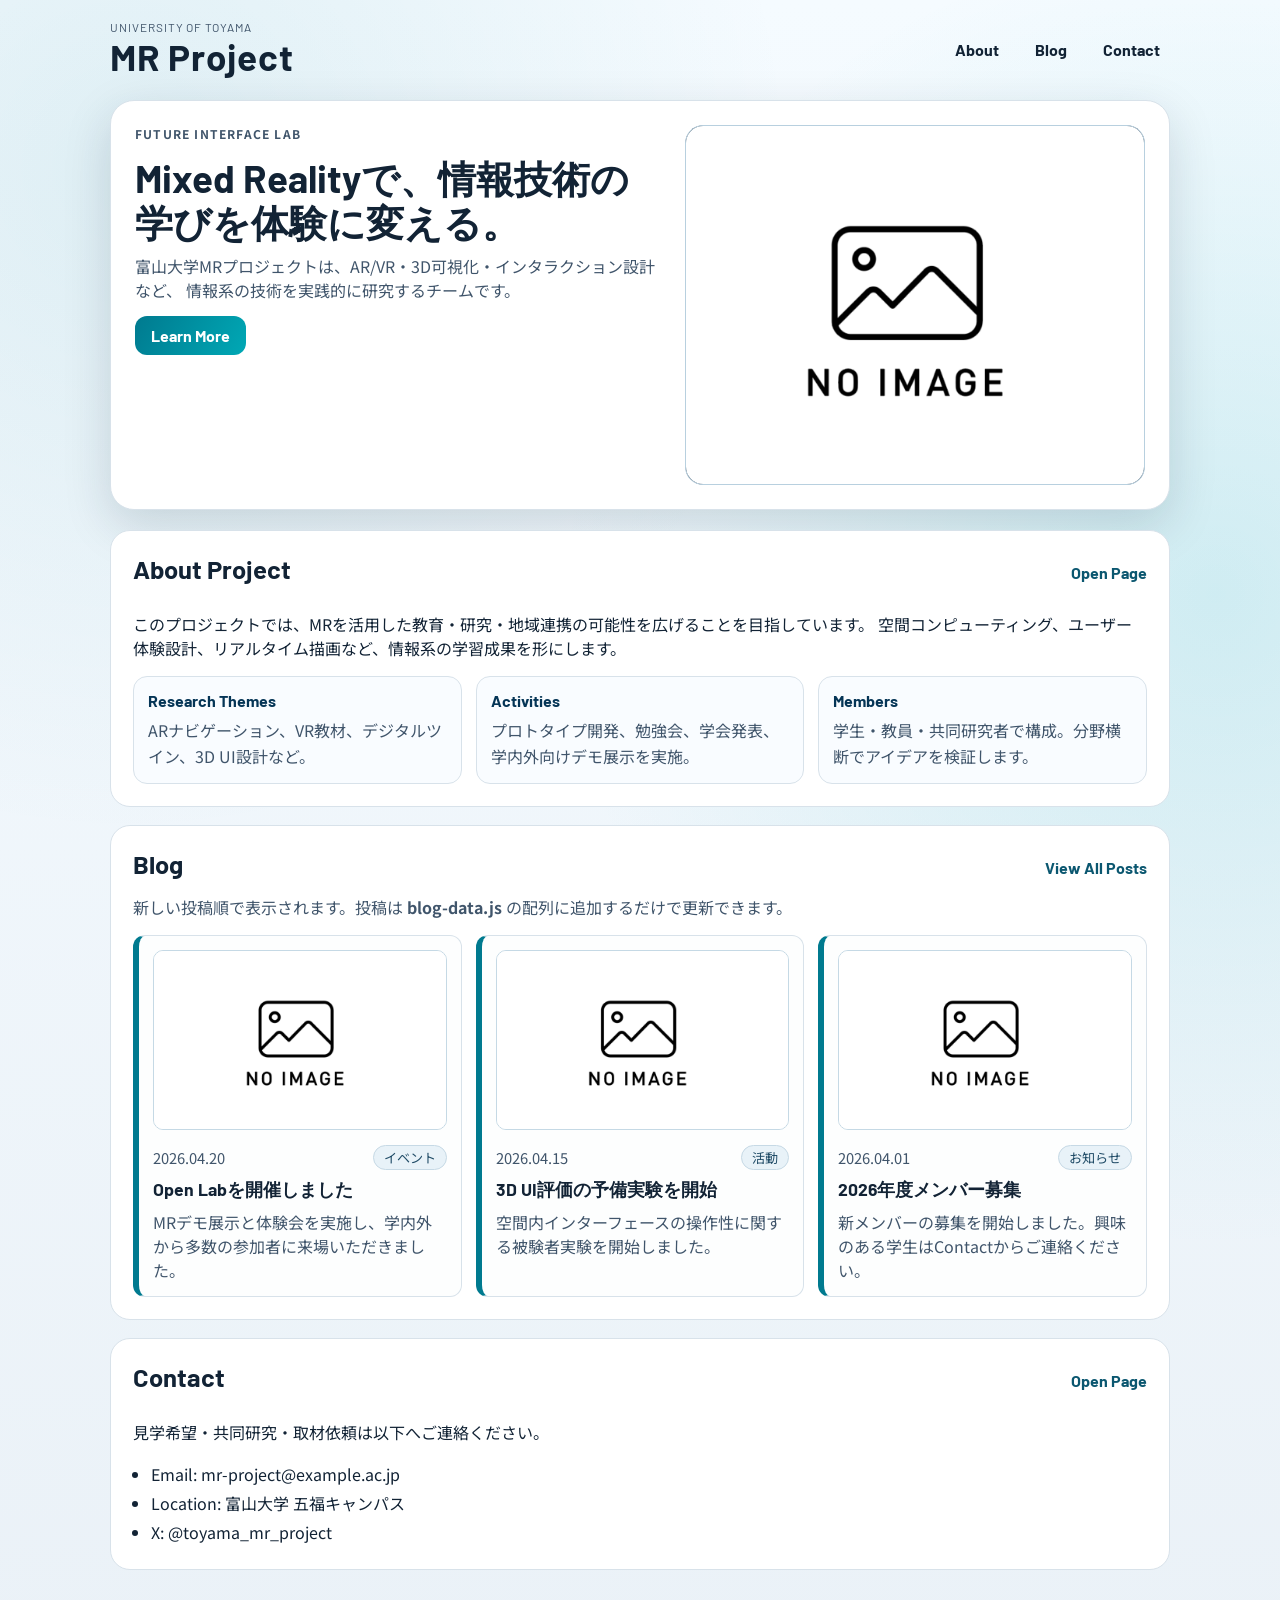
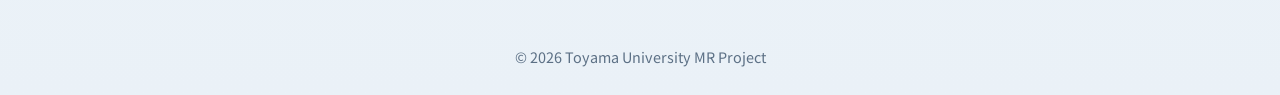
<file: index.html>
<!doctype html>
<html lang="ja">
  <head>
    <meta charset="UTF-8" />
    <meta name="viewport" content="width=device-width, initial-scale=1.0" />
    <title>Toyama Univ. MR Project</title>
    <meta
      name="description"
      content="富山大学MRプロジェクトの紹介サイト。Mixed Realityに関する研究・開発・お知らせを発信します。"
    />
    <link rel="preconnect" href="https://fonts.googleapis.com" />
    <link rel="preconnect" href="https://fonts.gstatic.com" crossorigin />
    <link
      href="https://fonts.googleapis.com/css2?family=Barlow:wght@500;700;800&family=Noto+Sans+JP:wght@400;500;700&display=swap"
      rel="stylesheet"
    />
    <link rel="stylesheet" href="src/styles.css" />
  </head>
  <body>
    <header class="site-header">
      <div class="brand-wrap">
        <p class="brand-sub">University of Toyama</p>
        <h1>MR Project</h1>
      </div>
      <nav class="site-nav" aria-label="Primary Navigation">
        <a href="about.html">About</a>
        <a href="blog.html">Blog</a>
        <a href="contact.html">Contact</a>
      </nav>
    </header>

    <main>
      <section class="hero" aria-labelledby="hero-title">
        <div class="hero-copy">
          <p class="kicker">Future Interface Lab</p>
          <h2 id="hero-title">Mixed Realityで、情報技術の学びを体験に変える。</h2>
          <p>
            富山大学MRプロジェクトは、AR/VR・3D可視化・インタラクション設計など、
            情報系の技術を実践的に研究するチームです。
          </p>
          <a class="cta" href="about.html">Learn More</a>
        </div>
        <div class="hero-visual" aria-label="トップ画像スライダー">
          <div class="hero-slider" aria-live="off">
            <div class="hero-track">
              <img src="src/img/noimg.png" alt="MR Project slide 1" />
              <img src="src/img/noimg.png" alt="MR Project slide 2" />
              <img src="src/img/noimg.png" alt="MR Project slide 3" />
            </div>
          </div>
        </div>
      </section>

      <section id="about" class="panel" aria-labelledby="about-title">
        <div class="section-head">
          <h3 id="about-title">About Project</h3>
          <a class="text-link" href="about.html">Open Page</a>
        </div>
        <p>
          このプロジェクトでは、MRを活用した教育・研究・地域連携の可能性を広げることを目指しています。
          空間コンピューティング、ユーザー体験設計、リアルタイム描画など、情報系の学習成果を形にします。
        </p>
        <div class="about-grid">
          <article>
            <h4>Research Themes</h4>
            <p>ARナビゲーション、VR教材、デジタルツイン、3D UI設計など。</p>
          </article>
          <article>
            <h4>Activities</h4>
            <p>プロトタイプ開発、勉強会、学会発表、学内外向けデモ展示を実施。</p>
          </article>
          <article>
            <h4>Members</h4>
            <p>学生・教員・共同研究者で構成。分野横断でアイデアを検証します。</p>
          </article>
        </div>
      </section>

      <section id="blog" class="panel" aria-labelledby="blog-title">
        <div class="section-head">
          <h3 id="blog-title">Blog</h3>
          <a class="text-link" href="blog.html">View All Posts</a>
        </div>
        <p class="blog-note">
          新しい投稿順で表示されます。投稿は <strong>blog-data.js</strong> の配列に追加するだけで更新できます。
        </p>
        <div id="blog-list" class="blog-list" data-limit="3" aria-live="polite"></div>
      </section>

      <section id="contact" class="panel" aria-labelledby="contact-title">
        <div class="section-head">
          <h3 id="contact-title">Contact</h3>
          <a class="text-link" href="contact.html">Open Page</a>
        </div>
        <p>見学希望・共同研究・取材依頼は以下へご連絡ください。</p>
        <ul class="contact-list">
          <li>Email: mr-project@example.ac.jp</li>
          <li>Location: 富山大学 五福キャンパス</li>
          <li>X: @toyama_mr_project</li>
        </ul>
      </section>
    </main>

    <footer class="site-footer">
      <p>© 2026 Toyama University MR Project</p>
    </footer>

    <script src="src/blog-data.js"></script>
    <script src="src/script.js"></script>
  </body>
</html>
</file>
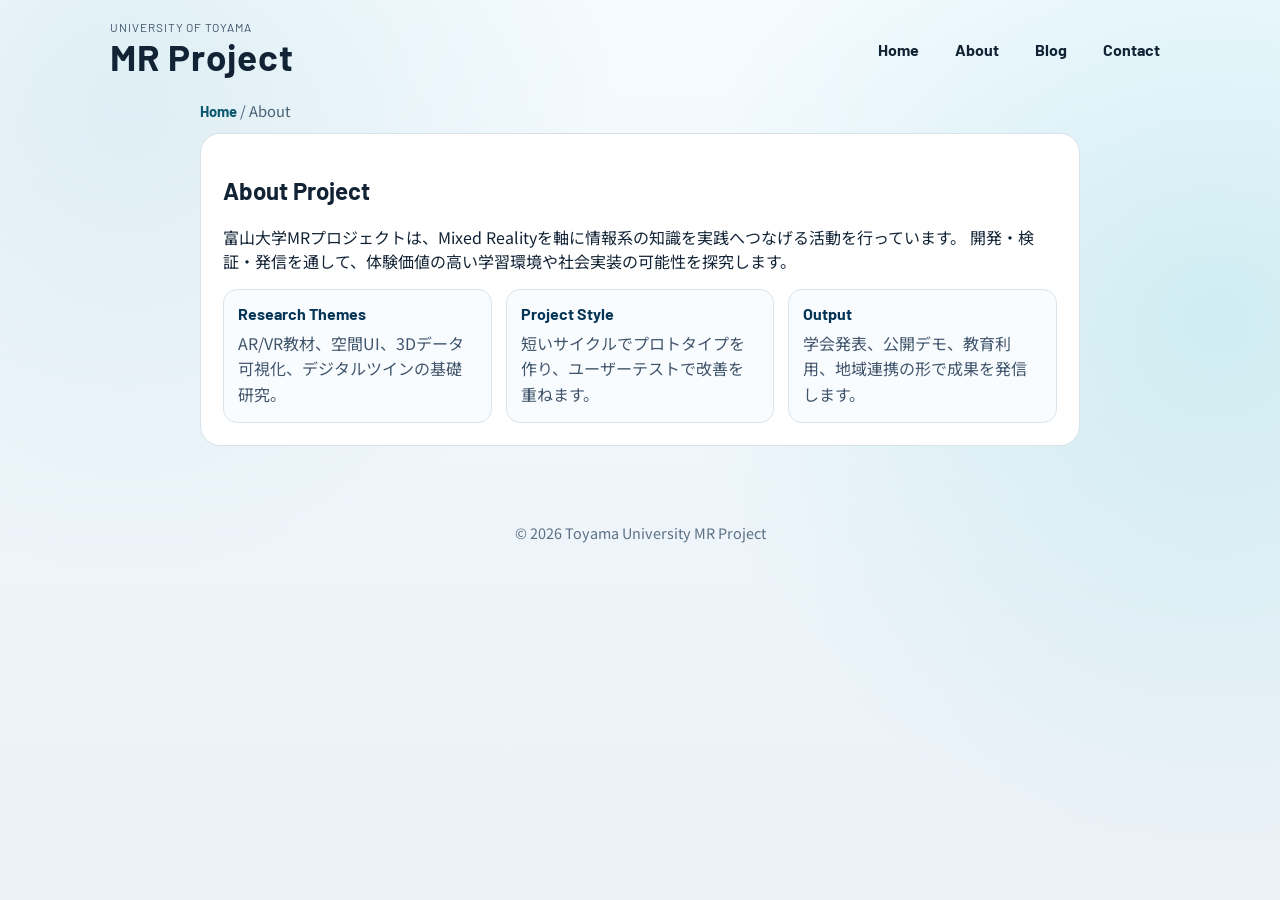
<file: about.html>
<!doctype html>
<html lang="ja">
  <head>
    <meta charset="UTF-8" />
    <meta name="viewport" content="width=device-width, initial-scale=1.0" />
    <title>About | Toyama Univ. MR Project</title>
    <meta name="description" content="富山大学MRプロジェクトの活動概要ページ。" />
    <link rel="preconnect" href="https://fonts.googleapis.com" />
    <link rel="preconnect" href="https://fonts.gstatic.com" crossorigin />
    <link
      href="https://fonts.googleapis.com/css2?family=Barlow:wght@500;700;800&family=Noto+Sans+JP:wght@400;500;700&display=swap"
      rel="stylesheet"
    />
    <link rel="stylesheet" href="src/styles.css" />
  </head>
  <body>
    <header class="site-header">
      <div class="brand-wrap">
        <p class="brand-sub">University of Toyama</p>
        <h1>MR Project</h1>
      </div>
      <nav class="site-nav" aria-label="Primary Navigation">
        <a href="index.html">Home</a>
        <a href="about.html" aria-current="page">About</a>
        <a href="blog.html">Blog</a>
        <a href="contact.html">Contact</a>
      </nav>
    </header>

    <main class="simple-main">
      <p class="crumb"><a class="text-link" href="index.html">Home</a> / About</p>
      <section class="panel" aria-labelledby="about-title">
        <h2 id="about-title">About Project</h2>
        <p>
          富山大学MRプロジェクトは、Mixed Realityを軸に情報系の知識を実践へつなげる活動を行っています。
          開発・検証・発信を通して、体験価値の高い学習環境や社会実装の可能性を探究します。
        </p>
        <div class="about-grid">
          <article>
            <h4>Research Themes</h4>
            <p>AR/VR教材、空間UI、3Dデータ可視化、デジタルツインの基礎研究。</p>
          </article>
          <article>
            <h4>Project Style</h4>
            <p>短いサイクルでプロトタイプを作り、ユーザーテストで改善を重ねます。</p>
          </article>
          <article>
            <h4>Output</h4>
            <p>学会発表、公開デモ、教育利用、地域連携の形で成果を発信します。</p>
          </article>
        </div>
      </section>
    </main>

    <footer class="site-footer">
      <p>© 2026 Toyama University MR Project</p>
    </footer>
  </body>
</html>
</file>
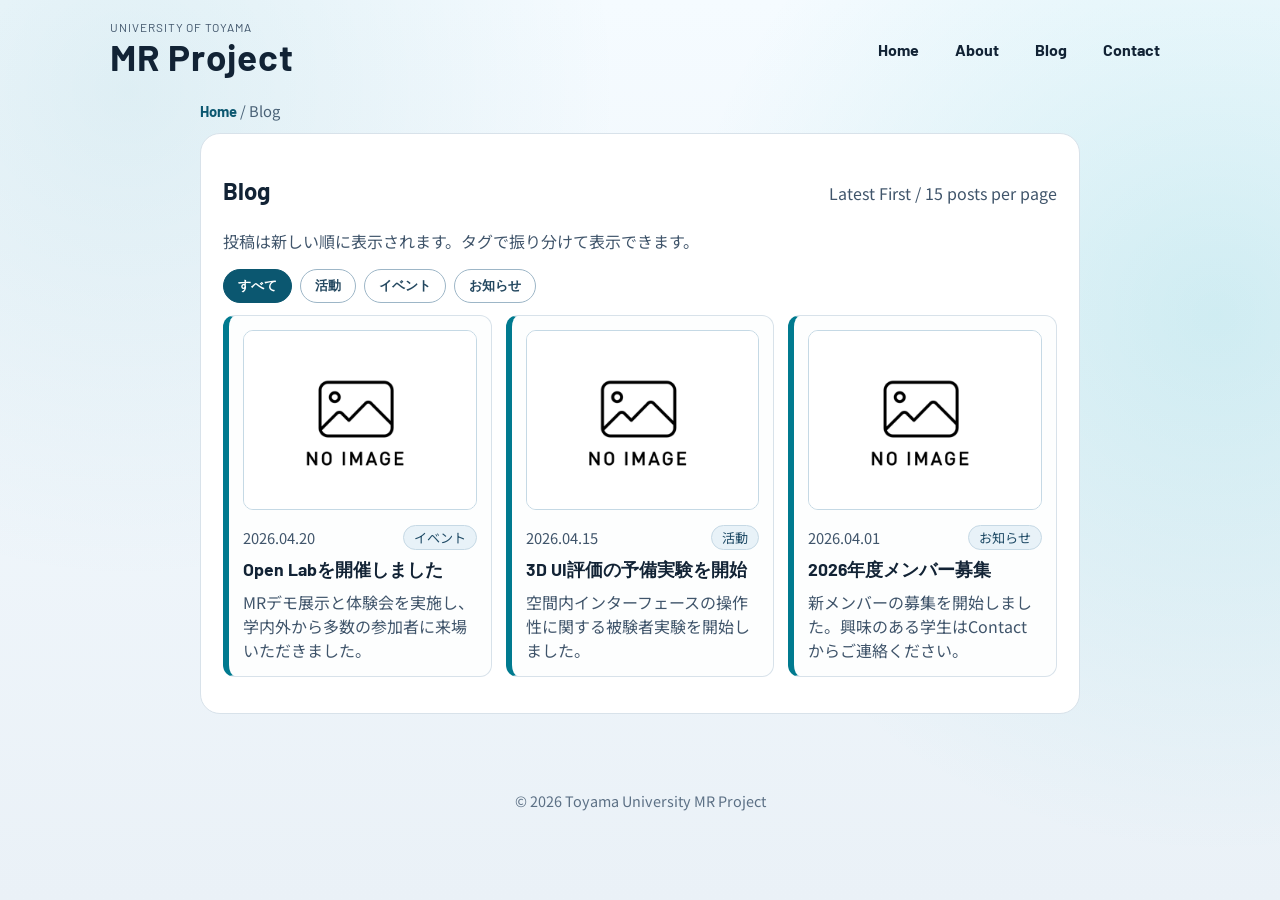
<file: blog.html>
<!doctype html>
<html lang="ja">
  <head>
    <meta charset="UTF-8" />
    <meta name="viewport" content="width=device-width, initial-scale=1.0" />
    <title>Blog | Toyama Univ. MR Project</title>
    <meta name="description" content="富山大学MRプロジェクトのブログ一覧。" />
    <link rel="preconnect" href="https://fonts.googleapis.com" />
    <link rel="preconnect" href="https://fonts.gstatic.com" crossorigin />
    <link
      href="https://fonts.googleapis.com/css2?family=Barlow:wght@500;700;800&family=Noto+Sans+JP:wght@400;500;700&display=swap"
      rel="stylesheet"
    />
    <link rel="stylesheet" href="src/styles.css" />
  </head>
  <body>
    <header class="site-header">
      <div class="brand-wrap">
        <p class="brand-sub">University of Toyama</p>
        <h1>MR Project</h1>
      </div>
      <nav class="site-nav" aria-label="Primary Navigation">
        <a href="index.html">Home</a>
        <a href="about.html">About</a>
        <a href="blog.html" aria-current="page">Blog</a>
        <a href="contact.html">Contact</a>
      </nav>
    </header>

    <main class="simple-main">
      <p class="crumb"><a class="text-link" href="index.html">Home</a> / Blog</p>
      <section class="panel" aria-labelledby="blog-title">
        <div class="section-head">
          <h2 id="blog-title">Blog</h2>
          <p>Latest First / 15 posts per page</p>
        </div>
        <p class="blog-note">投稿は新しい順に表示されます。タグで振り分けて表示できます。</p>
        <div id="blog-tag-filter" class="tag-filter" aria-label="Blog Tag Filter"></div>
        <div
          id="blog-list"
          class="blog-list"
          data-page-size="15"
          data-paginate="true"
          data-tag-filter="true"
          aria-live="polite"
        ></div>
        <div id="blog-pagination" class="pager" aria-label="Blog Pagination"></div>
      </section>
    </main>

    <footer class="site-footer">
      <p>© 2026 Toyama University MR Project</p>
    </footer>

    <script src="src/blog-data.js"></script>
    <script src="src/script.js"></script>
  </body>
</html>
</file>
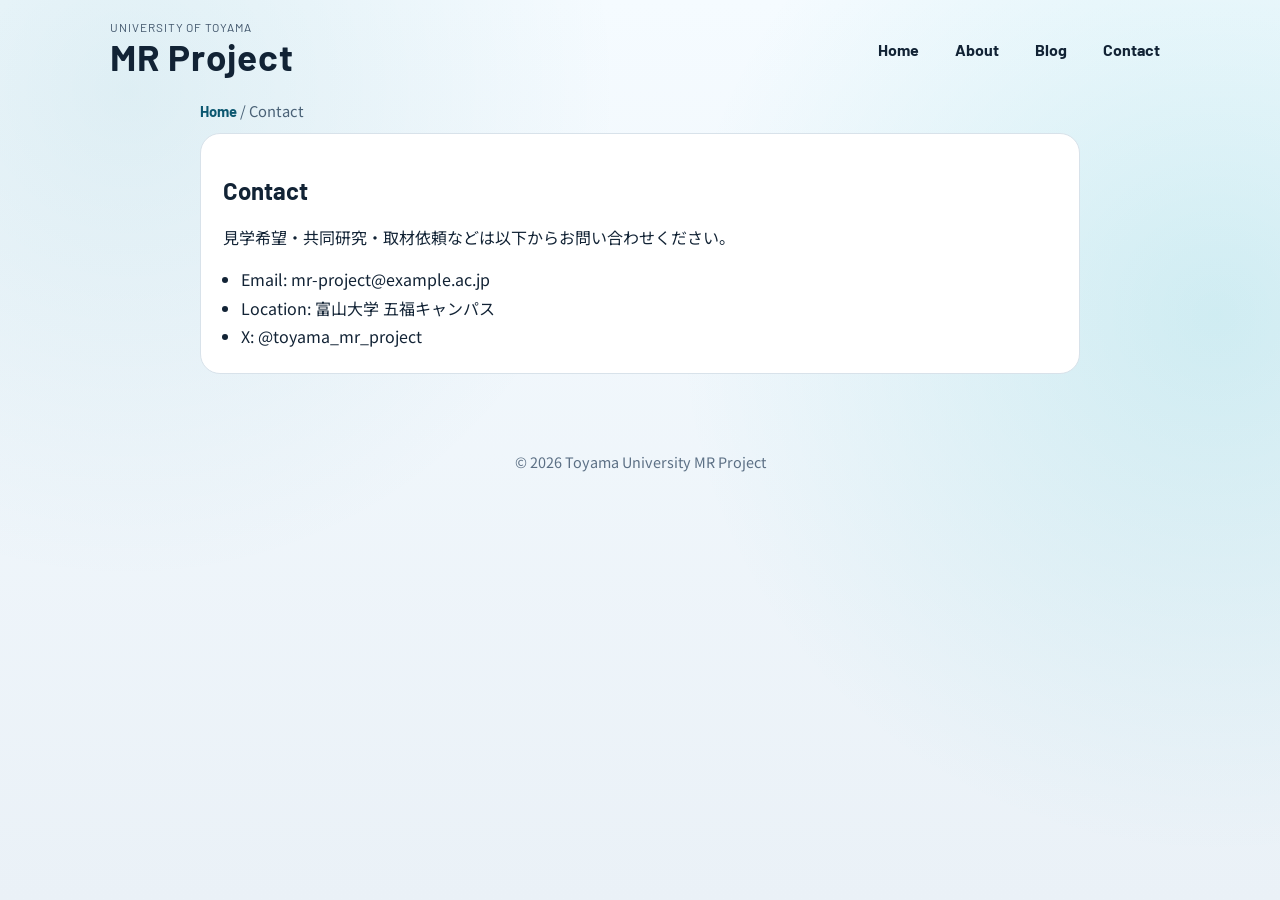
<file: contact.html>
<!doctype html>
<html lang="ja">
  <head>
    <meta charset="UTF-8" />
    <meta name="viewport" content="width=device-width, initial-scale=1.0" />
    <title>Contact | Toyama Univ. MR Project</title>
    <meta name="description" content="富山大学MRプロジェクトへの連絡先ページ。" />
    <link rel="preconnect" href="https://fonts.googleapis.com" />
    <link rel="preconnect" href="https://fonts.gstatic.com" crossorigin />
    <link
      href="https://fonts.googleapis.com/css2?family=Barlow:wght@500;700;800&family=Noto+Sans+JP:wght@400;500;700&display=swap"
      rel="stylesheet"
    />
    <link rel="stylesheet" href="src/styles.css" />
  </head>
  <body>
    <header class="site-header">
      <div class="brand-wrap">
        <p class="brand-sub">University of Toyama</p>
        <h1>MR Project</h1>
      </div>
      <nav class="site-nav" aria-label="Primary Navigation">
        <a href="index.html">Home</a>
        <a href="about.html">About</a>
        <a href="blog.html">Blog</a>
        <a href="contact.html" aria-current="page">Contact</a>
      </nav>
    </header>

    <main class="simple-main">
      <p class="crumb"><a class="text-link" href="index.html">Home</a> / Contact</p>
      <section class="panel" aria-labelledby="contact-title">
        <h2 id="contact-title">Contact</h2>
        <p>見学希望・共同研究・取材依頼などは以下からお問い合わせください。</p>
        <ul class="contact-list">
          <li>Email: mr-project@example.ac.jp</li>
          <li>Location: 富山大学 五福キャンパス</li>
          <li>X: @toyama_mr_project</li>
        </ul>
      </section>
    </main>

    <footer class="site-footer">
      <p>© 2026 Toyama University MR Project</p>
    </footer>
  </body>
</html>
</file>
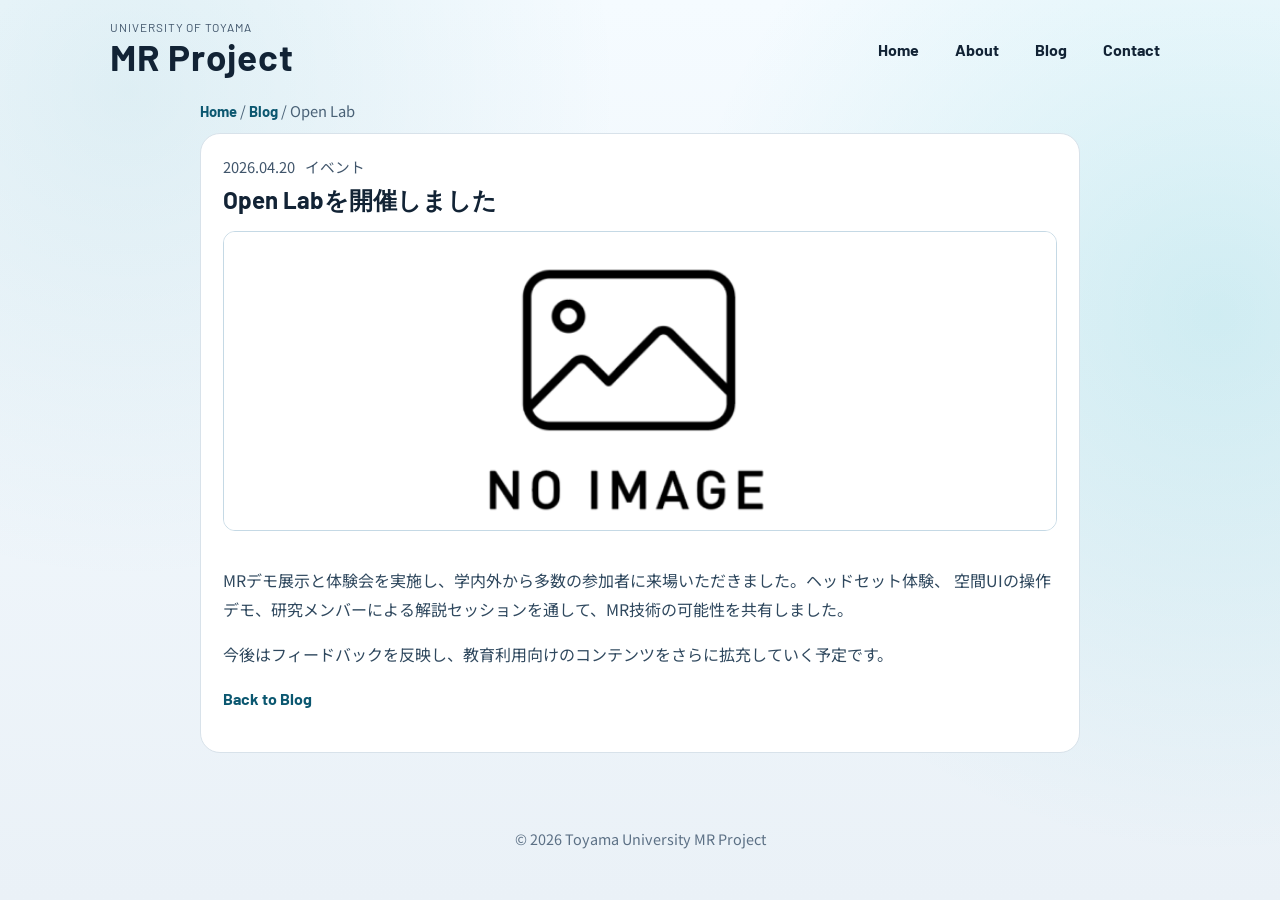
<file: blog/open-lab-20260420.html>
<!doctype html>
<html lang="ja">
  <head>
    <meta charset="UTF-8" />
    <meta name="viewport" content="width=device-width, initial-scale=1.0" />
    <title>Open Labを開催しました | MR Project Blog</title>
    <meta name="description" content="Open Lab開催レポート。" />
    <link rel="preconnect" href="https://fonts.googleapis.com" />
    <link rel="preconnect" href="https://fonts.gstatic.com" crossorigin />
    <link
      href="https://fonts.googleapis.com/css2?family=Barlow:wght@500;700;800&family=Noto+Sans+JP:wght@400;500;700&display=swap"
      rel="stylesheet"
    />
    <link rel="stylesheet" href="../src/styles.css" />
  </head>
  <body>
    <header class="site-header">
      <div class="brand-wrap">
        <p class="brand-sub">University of Toyama</p>
        <h1>MR Project</h1>
      </div>
      <nav class="site-nav" aria-label="Primary Navigation">
        <a href="../index.html">Home</a>
        <a href="../about.html">About</a>
        <a href="../blog.html" aria-current="page">Blog</a>
        <a href="../contact.html">Contact</a>
      </nav>
    </header>

    <main class="simple-main">
      <p class="crumb"><a class="text-link" href="../index.html">Home</a> / <a class="text-link" href="../blog.html">Blog</a> / Open Lab</p>
      <article class="article-panel">
        <div class="article-meta">
          <span>2026.04.20</span>
          <span>イベント</span>
        </div>
        <h2>Open Labを開催しました</h2>
        <img class="article-image" src="../src/img/noimg.png" alt="Open Lab image" />
        <p>
          MRデモ展示と体験会を実施し、学内外から多数の参加者に来場いただきました。ヘッドセット体験、
          空間UIの操作デモ、研究メンバーによる解説セッションを通して、MR技術の可能性を共有しました。
        </p>
        <p>
          今後はフィードバックを反映し、教育利用向けのコンテンツをさらに拡充していく予定です。
        </p>
        <p><a class="text-link" href="../blog.html">Back to Blog</a></p>
      </article>
    </main>

    <footer class="site-footer">
      <p>© 2026 Toyama University MR Project</p>
    </footer>
  </body>
</html>
</file>
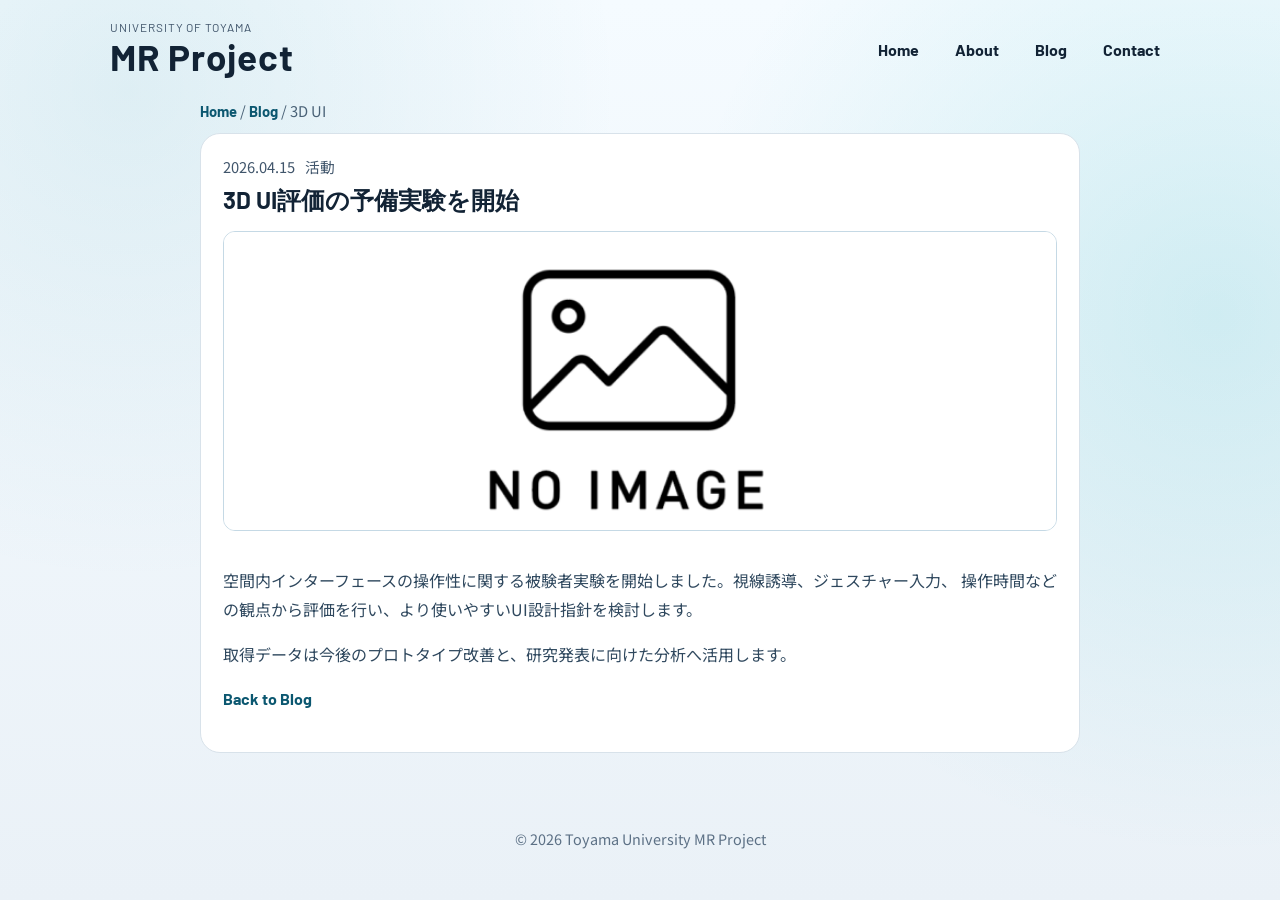
<file: blog/pre-study-3d-ui-20260415.html>
<!doctype html>
<html lang="ja">
  <head>
    <meta charset="UTF-8" />
    <meta name="viewport" content="width=device-width, initial-scale=1.0" />
    <title>3D UI評価の予備実験を開始 | MR Project Blog</title>
    <meta name="description" content="3D UI評価に関する予備実験の開始報告。" />
    <link rel="preconnect" href="https://fonts.googleapis.com" />
    <link rel="preconnect" href="https://fonts.gstatic.com" crossorigin />
    <link
      href="https://fonts.googleapis.com/css2?family=Barlow:wght@500;700;800&family=Noto+Sans+JP:wght@400;500;700&display=swap"
      rel="stylesheet"
    />
    <link rel="stylesheet" href="../src/styles.css" />
  </head>
  <body>
    <header class="site-header">
      <div class="brand-wrap">
        <p class="brand-sub">University of Toyama</p>
        <h1>MR Project</h1>
      </div>
      <nav class="site-nav" aria-label="Primary Navigation">
        <a href="../index.html">Home</a>
        <a href="../about.html">About</a>
        <a href="../blog.html" aria-current="page">Blog</a>
        <a href="../contact.html">Contact</a>
      </nav>
    </header>

    <main class="simple-main">
      <p class="crumb"><a class="text-link" href="../index.html">Home</a> / <a class="text-link" href="../blog.html">Blog</a> / 3D UI</p>
      <article class="article-panel">
        <div class="article-meta">
          <span>2026.04.15</span>
          <span>活動</span>
        </div>
        <h2>3D UI評価の予備実験を開始</h2>
        <img class="article-image" src="../src/img/noimg.png" alt="3D UI research image" />
        <p>
          空間内インターフェースの操作性に関する被験者実験を開始しました。視線誘導、ジェスチャー入力、
          操作時間などの観点から評価を行い、より使いやすいUI設計指針を検討します。
        </p>
        <p>
          取得データは今後のプロトタイプ改善と、研究発表に向けた分析へ活用します。
        </p>
        <p><a class="text-link" href="../blog.html">Back to Blog</a></p>
      </article>
    </main>

    <footer class="site-footer">
      <p>© 2026 Toyama University MR Project</p>
    </footer>
  </body>
</html>
</file>
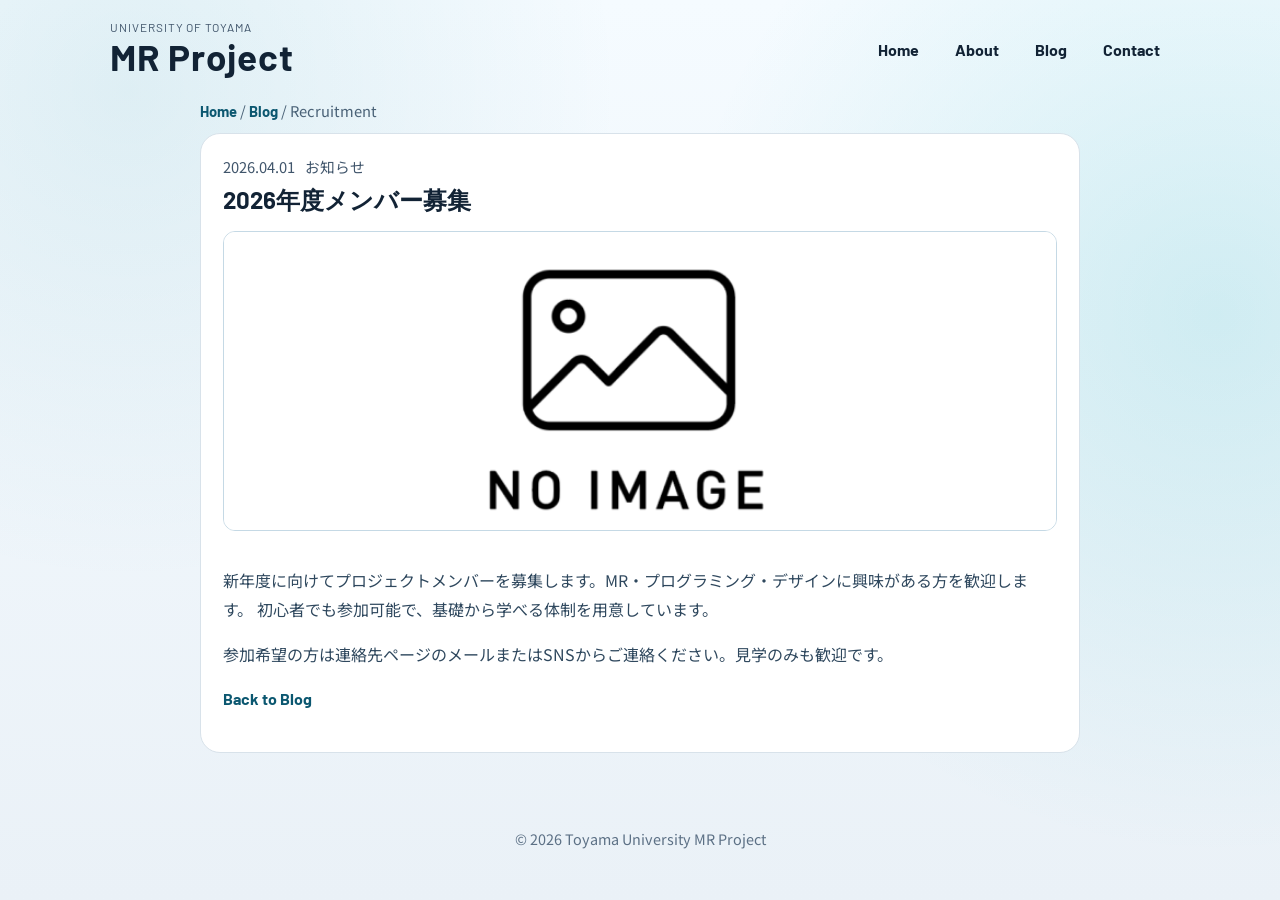
<file: blog/recruitment-2026-20260401.html>
<!doctype html>
<html lang="ja">
  <head>
    <meta charset="UTF-8" />
    <meta name="viewport" content="width=device-width, initial-scale=1.0" />
    <title>2026年度メンバー募集 | MR Project Blog</title>
    <meta name="description" content="2026年度メンバー募集のお知らせ。" />
    <link rel="preconnect" href="https://fonts.googleapis.com" />
    <link rel="preconnect" href="https://fonts.gstatic.com" crossorigin />
    <link
      href="https://fonts.googleapis.com/css2?family=Barlow:wght@500;700;800&family=Noto+Sans+JP:wght@400;500;700&display=swap"
      rel="stylesheet"
    />
    <link rel="stylesheet" href="../src/styles.css" />
  </head>
  <body>
    <header class="site-header">
      <div class="brand-wrap">
        <p class="brand-sub">University of Toyama</p>
        <h1>MR Project</h1>
      </div>
      <nav class="site-nav" aria-label="Primary Navigation">
        <a href="../index.html">Home</a>
        <a href="../about.html">About</a>
        <a href="../blog.html" aria-current="page">Blog</a>
        <a href="../contact.html">Contact</a>
      </nav>
    </header>

    <main class="simple-main">
      <p class="crumb"><a class="text-link" href="../index.html">Home</a> / <a class="text-link" href="../blog.html">Blog</a> / Recruitment</p>
      <article class="article-panel">
        <div class="article-meta">
          <span>2026.04.01</span>
          <span>お知らせ</span>
        </div>
        <h2>2026年度メンバー募集</h2>
        <img class="article-image" src="../src/img/noimg.png" alt="Recruitment image" />
        <p>
          新年度に向けてプロジェクトメンバーを募集します。MR・プログラミング・デザインに興味がある方を歓迎します。
          初心者でも参加可能で、基礎から学べる体制を用意しています。
        </p>
        <p>
          参加希望の方は連絡先ページのメールまたはSNSからご連絡ください。見学のみも歓迎です。
        </p>
        <p><a class="text-link" href="../blog.html">Back to Blog</a></p>
      </article>
    </main>

    <footer class="site-footer">
      <p>© 2026 Toyama University MR Project</p>
    </footer>
  </body>
</html>
</file>
<file: src/styles.css>
:root {
  --bg: #f3f7fb;
  --surface: #ffffff;
  --ink: #122335;
  --sub-ink: #40556b;
  --line: #d8e2ea;
  --accent: #007a8f;
  --accent-2: #00a8b5;
  --shadow: 0 16px 48px rgba(10, 34, 56, 0.15);
  --maxw: 1100px;
}

* {
  box-sizing: border-box;
}

html,
body {
  margin: 0;
  padding: 0;
}

body {
  font-family: "Noto Sans JP", sans-serif;
  color: var(--ink);
  background:
    radial-gradient(circle at 10% 10%, rgba(0, 122, 143, 0.09), transparent 35%),
    radial-gradient(circle at 95% 35%, rgba(0, 168, 181, 0.14), transparent 40%),
    linear-gradient(180deg, #f5fbff 0%, #eaf1f7 100%);
  min-height: 100vh;
}

.site-header {
  width: min(100%, var(--maxw));
  margin: 0 auto;
  padding: 20px 20px 10px;
  display: flex;
  align-items: center;
  justify-content: space-between;
  gap: 16px;
}

.brand-wrap h1,
.brand-sub,
h2,
h3,
h4,
.site-nav {
  font-family: "Barlow", sans-serif;
}

.brand-sub {
  margin: 0;
  color: var(--sub-ink);
  letter-spacing: 0.08em;
  text-transform: uppercase;
  font-size: 0.74rem;
}

.brand-wrap h1 {
  margin: 0;
  font-size: clamp(1.6rem, 4vw, 2.3rem);
  letter-spacing: 0.02em;
}

.site-nav {
  display: flex;
  gap: 16px;
  font-weight: 700;
  flex-wrap: wrap;
}

.site-nav a {
  color: var(--ink);
  text-decoration: none;
  padding: 8px 10px;
  border-radius: 10px;
  min-height: 40px;
  display: inline-flex;
  align-items: center;
}

.site-nav a:hover,
.site-nav a:focus-visible {
  background: rgba(0, 122, 143, 0.12);
  outline: none;
}

main {
  width: min(100%, var(--maxw));
  margin: 0 auto;
  padding: 12px 20px 30px;
}

.hero {
  background: var(--surface);
  border: 1px solid var(--line);
  box-shadow: var(--shadow);
  border-radius: 24px;
  padding: 24px;
  display: grid;
  grid-template-columns: 1.15fr 1fr;
  gap: 20px;
  overflow: hidden;
  margin-bottom: 20px;
}

.kicker {
  margin: 0;
  color: var(--accent);
  text-transform: uppercase;
  letter-spacing: 0.1em;
  font-weight: 700;
  font-size: 0.75rem;
}

.hero h2 {
  margin: 8px 0 10px;
  font-size: clamp(1.5rem, 4vw, 2.4rem);
  line-height: 1.15;
}

.hero-copy p {
  margin: 0 0 14px;
  color: var(--sub-ink);
}

.cta {
  display: inline-block;
  text-decoration: none;
  font-family: "Barlow", sans-serif;
  font-weight: 700;
  padding: 10px 16px;
  border-radius: 12px;
  color: #fff;
  background: linear-gradient(120deg, var(--accent), var(--accent-2));
}

.cta:hover,
.cta:focus-visible {
  transform: translateY(-1px);
}

.hero-visual {
  height: 360px;
  width: 100%;
  border-radius: 18px;
  border: 1px solid #b8d0df;
  overflow: hidden;
  background: #0a2c47;
}

.hero-slider {
  width: 100%;
  height: 100%;
  overflow: hidden;
}

.hero-track {
  width: 300%;
  height: 100%;
  display: flex;
  animation: hero-slide 12s infinite;
}

.hero-track img {
  width: calc(100% / 3);
  height: 100%;
  object-fit: cover;
}

.panel {
  background: var(--surface);
  border: 1px solid var(--line);
  border-radius: 20px;
  padding: 22px;
  margin-bottom: 18px;
}

.panel h3 {
  margin: 0 0 12px;
  font-size: 1.6rem;
}

.about-grid {
  margin-top: 16px;
  display: grid;
  grid-template-columns: repeat(3, 1fr);
  gap: 14px;
}

.about-grid article {
  border: 1px solid var(--line);
  border-radius: 14px;
  padding: 14px;
  background: #f9fcff;
}

.about-grid h4 {
  margin: 0 0 8px;
  color: #053556;
}

.about-grid p {
  margin: 0;
  color: var(--sub-ink);
  line-height: 1.6;
}

.section-head {
  display: flex;
  align-items: baseline;
  justify-content: space-between;
  gap: 16px;
}

.section-head p {
  margin: 0;
  color: var(--sub-ink);
}

.text-link {
  color: #0b5770;
  font-family: "Barlow", sans-serif;
  font-weight: 700;
  text-decoration: none;
  border-bottom: 2px solid transparent;
}

.text-link:hover,
.text-link:focus-visible {
  border-bottom-color: #0b5770;
  outline: none;
}

.blog-note {
  margin-top: 4px;
  color: var(--sub-ink);
}

.blog-list {
  display: grid;
  gap: 14px;
  grid-template-columns: repeat(3, minmax(0, 1fr));
}

.tag-filter {
  display: flex;
  flex-wrap: wrap;
  gap: 8px;
  margin: 14px 0 12px;
}

.tag-btn {
  border: 1px solid #9db6c7;
  background: #ffffff;
  color: #244860;
  border-radius: 999px;
  padding: 7px 14px;
  font-family: "Barlow", sans-serif;
  font-weight: 700;
  cursor: pointer;
}

.tag-btn.is-active {
  background: #0b5770;
  color: #ffffff;
  border-color: #0b5770;
}

.post-card {
  border: 1px solid var(--line);
  border-left: 6px solid var(--accent);
  border-radius: 12px;
  padding: 14px;
  background: #fdfefe;
  animation: slide-up 0.45s ease both;
}

.post-meta {
  display: flex;
  justify-content: space-between;
  align-items: center;
  gap: 8px;
  margin-bottom: 8px;
  font-size: 0.92rem;
  color: var(--sub-ink);
}

.post-tag {
  background: #e8f2f8;
  border: 1px solid #c6d9e5;
  border-radius: 999px;
  padding: 2px 10px;
  font-size: 0.82rem;
  color: #1f4b66;
}

.post-card h4 {
  margin: 0 0 8px;
  font-size: 1.1rem;
}

.post-image-link {
  display: block;
  margin-bottom: 10px;
}

.post-image {
  width: 100%;
  height: 180px;
  object-fit: cover;
  border-radius: 10px;
  border: 1px solid #c5d9e5;
  background: #edf4f8;
}

.post-title-link {
  color: var(--ink);
  text-decoration: none;
}

.post-title-link:hover,
.post-title-link:focus-visible {
  color: #0b5770;
  text-decoration: underline;
  outline: none;
}

.post-card p {
  margin: 0;
  color: var(--sub-ink);
  line-height: 1.5;
}

.contact-list {
  margin: 10px 0 0;
  padding-left: 18px;
  line-height: 1.8;
}

.site-footer {
  text-align: center;
  color: #5c7085;
  padding: 14px;
  font-size: 0.9rem;
}

.simple-main {
  width: min(100%, 920px);
  margin: 0 auto;
  padding: 12px 20px 30px;
}

.crumb {
  margin: 0 0 12px;
  color: #496176;
  font-size: 0.92rem;
}

.article-panel {
  background: var(--surface);
  border: 1px solid var(--line);
  border-radius: 20px;
  padding: 22px;
  margin-bottom: 16px;
}

.article-meta {
  display: flex;
  gap: 10px;
  color: var(--sub-ink);
  font-size: 0.92rem;
}

.article-panel h2 {
  margin: 8px 0 14px;
}

.article-panel p {
  line-height: 1.8;
  color: #2f485e;
}

.article-image {
  width: 100%;
  height: 300px;
  object-fit: cover;
  border-radius: 12px;
  border: 1px solid #c5d9e5;
  margin-bottom: 14px;
}

.more-posts-note {
  margin: 12px 0 0;
  text-align: right;
}

.pager {
  margin-top: 14px;
  display: flex;
  gap: 8px;
  flex-wrap: wrap;
}

.pager-btn {
  border: 1px solid #9fb9c8;
  background: #fff;
  color: #1f3f5b;
  border-radius: 8px;
  min-width: 36px;
  height: 36px;
  font-family: "Barlow", sans-serif;
  font-weight: 700;
  cursor: pointer;
}

.pager-btn.is-active {
  background: #0b5770;
  color: #fff;
  border-color: #0b5770;
}

@keyframes slide-up {
  from {
    opacity: 0;
    transform: translateY(12px);
  }
  to {
    opacity: 1;
    transform: translateY(0);
  }
}

@keyframes hero-slide {
  0%,
  28% {
    transform: translateX(0%);
  }
  33%,
  61% {
    transform: translateX(-33.3333%);
  }
  66%,
  94% {
    transform: translateX(-66.6667%);
  }
  100% {
    transform: translateX(0%);
  }
}

@media (max-width: 900px) {
  .site-header {
    flex-direction: column;
    align-items: flex-start;
  }

  .hero {
    grid-template-columns: 1fr;
    padding: 18px;
  }

  .hero-visual {
    height: 280px;
  }

  .about-grid {
    grid-template-columns: 1fr;
  }

  .blog-list {
    grid-template-columns: repeat(2, minmax(0, 1fr));
  }

  .post-image {
    height: 160px;
  }
}

@media (max-width: 600px) {
  .site-header {
    padding: 14px 14px 8px;
  }

  .site-nav {
    width: 100%;
    flex-wrap: wrap;
    gap: 8px;
  }

  .site-nav a {
    padding: 8px;
  }

  main,
  .simple-main {
    padding: 10px 14px 22px;
  }

  .section-head {
    flex-direction: column;
    align-items: flex-start;
    gap: 6px;
  }

  .hero,
  .panel {
    padding: 16px;
    border-radius: 16px;
  }

  .hero-visual {
    height: 220px;
  }

  .blog-list {
    grid-template-columns: 1fr;
  }

  .post-image {
    height: 190px;
  }

  .article-image {
    height: 220px;
  }
}
</file>
